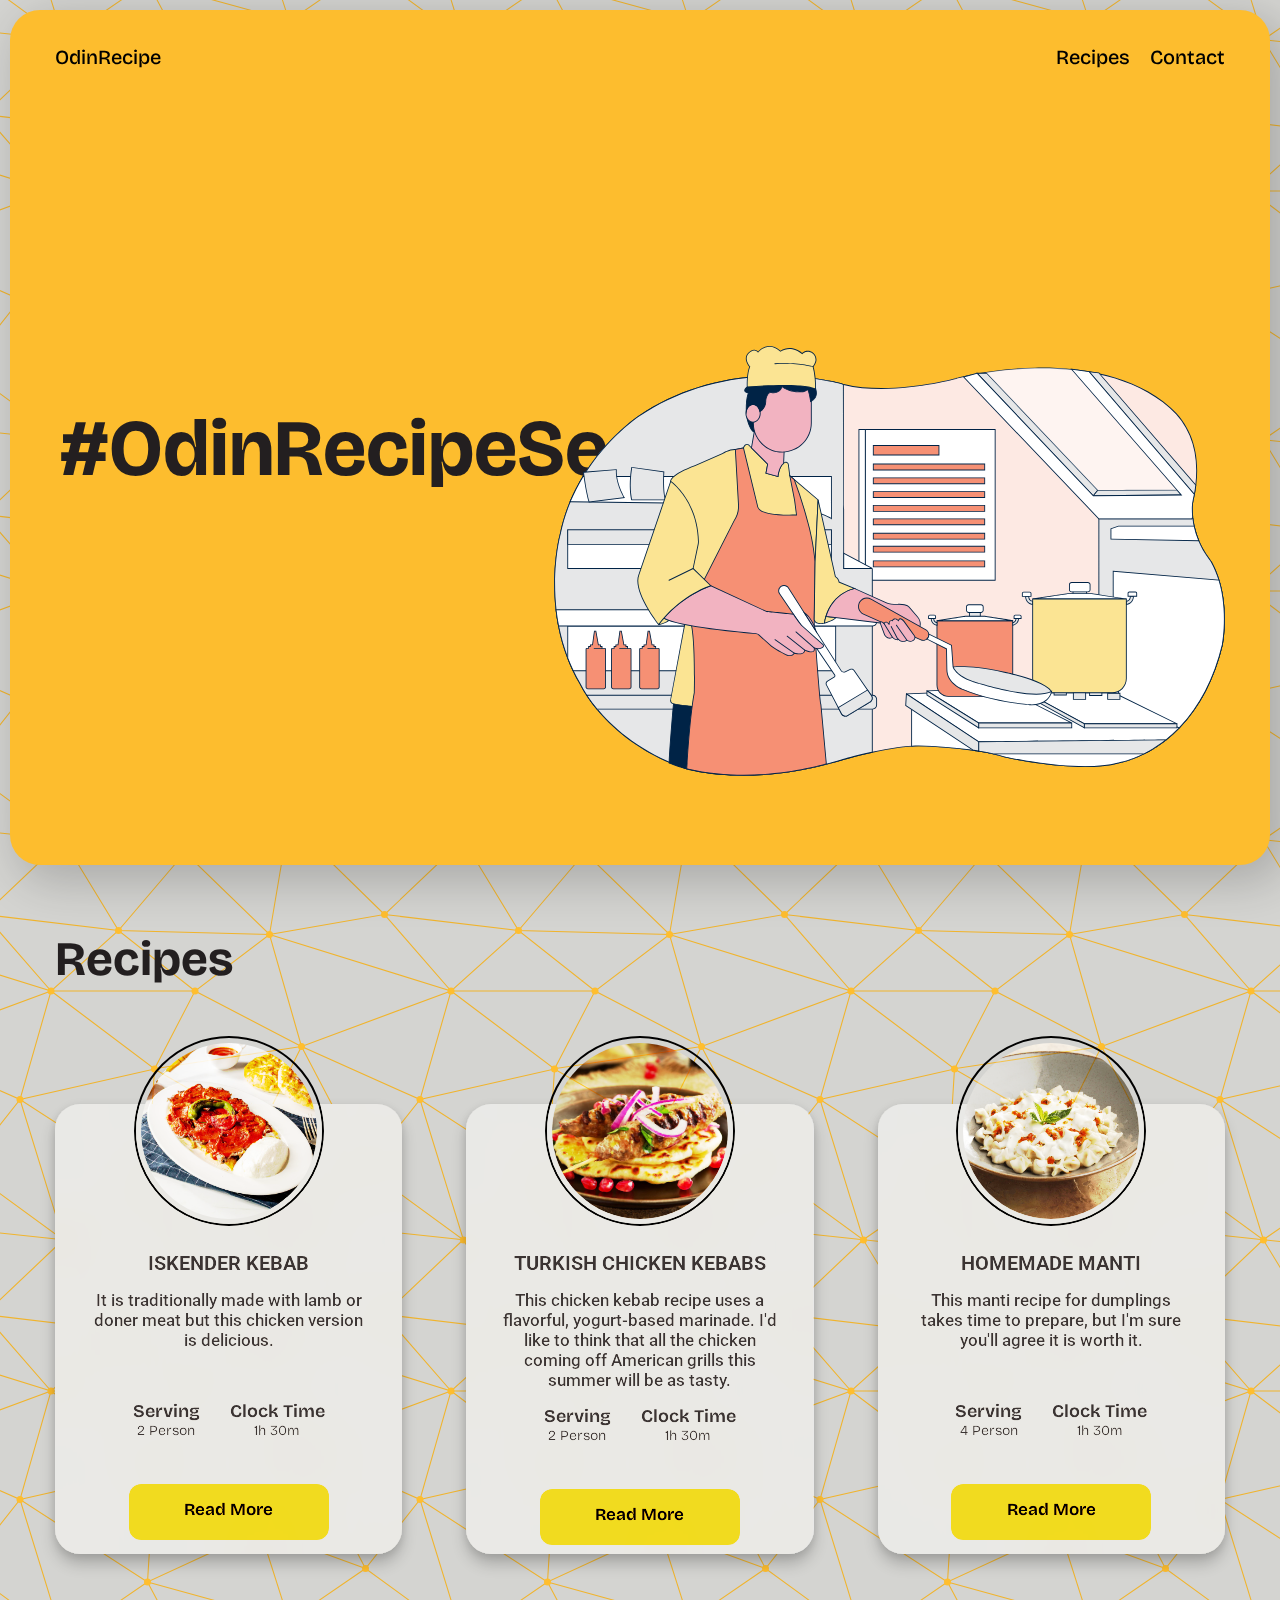
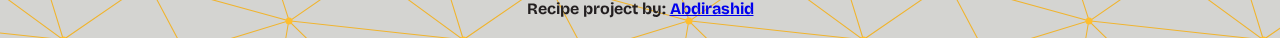
<file: index.html>
<!DOCTYPE html>
<html lang="en">

<head>
  <meta charset="UTF-8">
  <meta name="viewport" content="width=device-width, initial-scale=1.0">
  <title>Odin Recipes</title>
  <link rel="stylesheet" href="./styles.css">
</head>

<body>
  <section class="header">
    <nav>
      <ul class="nav-items">
        <li class="logo"><a href="./index.html">OdinRecipe</a></li>
        <li><a href="#recipes">Recipes</a></li>
        <li><a href="./index.html">Contact</a></li>
      </ul>
    </nav>

    <div class="cooker">
      <img src="./assets/images/Male-chef-cooking-in-kitchen.svg" alt="image" height="700px">
    </div>

    <div class="text">
      <h1>#Odin<span id="recipetext">Recipe</span><span id="secretstext">Secrets</span>
      </h1>
    </div>
  </section>

  <!-- Recipes -->
  <section class="recipes" id="recipes">
    <h2 class="title">Recipes</h2>
    <div class="container">
      <div class="item">
        <div class="food-img">
          <img src="./assets/images/Iskender-Kebab.jpg" alt="Iskender-Kebab">
        </div>
        <h3 class="food-name">Iskender Kebab</h3>
        <p class="food-description">It is traditionally made with lamb or doner meat but this chicken version is
          delicious.</p>

        <div class="details">
          <div class="serving">
            <h4>Serving</h4>
            <p>2 Person</p>
          </div>

          <div class="time">
            <h4>Clock Time</h4>
            <p>1h 30m</p>
          </div>
        </div>

        <!-- btn -->
        <button class="btn"><a href="./recipes/iskender-kebab.html">Read More</a></button>

      </div>
      <div class="item">
        <div class="food-img">
          <img src="./assets/images/Lula_kebab_2.jpg" alt="Iskender-Kebab">
        </div>
        <h3 class="food-name">Turkish Chicken Kebabs</h3>
        <p class="food-description">This chicken kebab recipe uses a flavorful, yogurt-based marinade. I'd like to think
          that all the chicken coming off American grills this summer will be as tasty.</p>
        <div class="details">
          <div class="serving">
            <h4>Serving</h4>
            <p>2 Person</p>
          </div>
          <div class="time">
            <h4>Clock Time</h4>
            <p>1h 30m</p>
          </div>
        </div>

        <!-- btn -->
        <button class="btn btn-2"><a href="./recipes/chicken-kebabs.html">Read More</a></button>

      </div>

      <div class="item">
        <div class="food-img">
          <img src="./assets/images/manti-1.jpg" alt="Iskender-Kebab">
        </div>
        <h3 class="food-name">Homemade Manti</h3>
        <p class="food-description">This manti recipe for dumplings takes time to prepare, but I'm sure you'll agree it
          is worth it.</p>

        <div class="details">
          <div class="serving">
            <h4>Serving</h4>
            <p>4 Person</p>
          </div>

          <div class="time">
            <h4>Clock Time</h4>
            <p>1h 30m</p>
          </div>

        </div>

        <!-- btn -->
        <button class="btn"> <a href="./recipes/manti.html">Read More</a></button>
      </div>
    </div>
  </section>

  <footer class="footer">
    <h4 class="footer-text">Recipe project by: <a
        href="https://www.linkedin.com/in/abdulrashid-mowlid-a1937915a/">Abdirashid</a></h4>
  </footer>




  <!-- Scrolling smoothly  -->
  <script>
    document.querySelectorAll('a[href^="#"]').forEach(anchor => {
      anchor.addEventListener('click', function (e) {
        e.preventDefault();

        document.querySelector(this.getAttribute('href')).scrollIntoView({
          behavior: 'smooth'
        });
      });
    });

  </script>
</body>

</html>
</file>
<file: styles.css>
@import url("https://fonts.googleapis.com/css2?family=Bricolage+Grotesque:opsz,wght@10..48,300;10..48,400;10..48,600;10..48,700&display=swap");
@import url("https://fonts.googleapis.com/css2?family=Roboto:wght@400;500;700&display=swap");
* {
  padding: 0;
  margin: 0;
  box-sizing: border-box;
  font-family: "Bricolage Grotesque", sans-serif;
}

body {
  background-image: url(./assets/images/endless-constellation.svg);
  color: #231f20;
}

.header {
  background-color: #fdbd2e;
  -webkit-box-shadow: 12px 12px 48px 4px rgba(0, 0, 0, 0.2);
  -moz-box-shadow: 12px 12px 48px 4px rgba(0, 0, 0, 0.2);
  box-shadow: 12px 12px 48px 4px rgba(0, 0, 0, 0.2);
  height: 95vh;
  border-radius: 30px;
  margin: 10px;
  position: relative;
}

nav {
  padding: 35px 45px;
  position: relative;
  z-index: 77777;
}

.nav-items {
  display: flex;
  justify-content: flex-end;
  gap: 20px;
  list-style-type: none;
  font-family: "Bricolage Grotesque", sans-serif;
  font-size: 20px;
  font-weight: 500;
}

li a {
  position: relative;
  text-decoration: none;
  color: #000;
  padding-bottom: 3px;
  scroll-behavior: smooth;
}

.nav-items > li:not(:first-child) a::before {
  content: "";
  width: 90%;
  height: 2px;
  position: absolute;
  left: 0;
  bottom: 0;
  background-color: #ffffff;
  transition: 0.5s transform ease;
  transform: scale3d(0, 1, 1);
  transform-origin: 0 50%;
}

.nav-items > li:not(:first-child) a:hover::before {
  transform: scale3d(1, 1, 1);
}

.nav-items > li:not(:first-child) a::before {
  background: #fdfdfd;
  transform-origin: 0 50%;
}

li.logo {
  margin-right: auto;
}
.cooker {
  position: absolute;
  bottom: 0;
  right: 0;
}
.cooker img {
  width: 100%;
  margin-top: 100px;
  height: 600px;
}
.text {
  display: flex;
  align-items: center;
  height: 70vh;
  width: 50px;
  margin: 30px 50px;
  color: #231f20;
}
.text h1 {
  font-size: 5em;
  font-weight: 700;
}
/* Section 2 */
.recipes {
  margin: 10px;
  padding: 35px 45px;
}
.food-img {
  display: inline-block;
  border: 2px solid #000;
  border-radius: 50%;
  height: 190px;
  width: 190px;
  position: relative;
  margin-top: -100px;
  padding: 5px;
}
.food-img img {
  width: 100%;
  height: 100%;
  object-fit: cover;
  border-radius: 50%;
}
h2.title {
  padding: 20px 0;
  margin-bottom: 6rem;
  font-size: 3em;
}
h3.food-name {
  font-family: "Roboto", sans-serif;
  text-transform: uppercase;
  font-size: 20px;
  margin-top: 10px;
}
.food-description {
  font-family: "Roboto", sans-serif;
  font-size: 17px;
  font-weight: 500;
}
.details p {
  font-size: 14px;
  font-weight: 400;
}
.details h4 {
  font-size: 18px;
  font-weight: 700;
}
.container {
  display: flex;
  justify-content: space-around;
  gap: 4em;
}

.item {
  height: 450px;
  text-align: center;
  border-radius: 25px;
  backdrop-filter: blur(31.2px);
  padding: 2rem;
  box-shadow: 0 2px 10px rgb(0 0 0 / 10%), 0 10px 15px rgb(0 0 0 / 20%);
  box-sizing: border-box;
  background-image: linear-gradient(
    45deg,
    rgba(255, 255, 255, 0.5),
    rgba(255, 255, 255, 0.5)
  );
  width: 100%;
  min-height: 70px;
  mix-blend-mode: hard-light;
}

.item > *:not(.food-img) {
  padding-top: 15px;
}

.details {
  display: flex;
  justify-content: center;
  gap: 30px;
}

/* CSS */
.btn {
  background-color: #d79913;
  border-radius: 12px;
  max-width: 200px;
  color: #000;
  cursor: pointer;
  font-weight: bold;
  font-size: 17px;
  cursor: pointer;
  padding: 20px 30px;
  text-align: center;
  transition: 200ms;
  margin-top: 45px;
  width: 100%;
  border: 0;
  user-select: none;
  -webkit-user-select: none;
  touch-action: manipulation;
}

.btn:not(:disabled):hover,
.btn:not(:disabled):focus {
  outline: 0;
  background: #926709;
  box-shadow: 0 0 0 2px rgba(0, 0, 0, 0.2), 0 3px 8px 0 rgba(0, 0, 0, 0.15);
}

.btn:disabled {
  filter: saturate(0.2) opacity(0.5);
  -webkit-filter: saturate(0.2) opacity(0.5);
  cursor: not-allowed;
}
.btn a {
  text-decoration: none;
  color: #000;
}
.container > .item:nth-child(1) .details {
  margin-top: 35px;
}
.container > .item:nth-child(3) .details {
  margin-top: 35px;
}
.btn-2 {
  margin-top: 45px;
}

.footer {
  text-align: center;
  margin-bottom: 20px;
}

/* Mobile Styles */
@media only screen and (min-width: 300px) and (max-width: 960px) {
  .header {
    margin: 0;
    border-radius: 0;
    border-bottom-left-radius: 30px;
    border-bottom-right-radius: 30px;
  }

  nav {
    padding: 20px;
  }

  .nav-items {
    font-size: 16px;
  }
  .text h1 {
    font-size: 2em;
  }
  .cooker img {
    height: 400px;
  }
  .text {
    margin: 50px 0px 0 0px;
    width: 100%;
    align-items: flex-start;
    justify-content: center;
    font-size: 15px;
  }
  #recipetext {
    padding: 10px;
  }
  .recipes {
    margin: 0;
    padding: 20px;
  }

  h2.title {
    font-size: 2em;
  }
  .container {
    flex-direction: column;
    align-items: center;
  }

  .food-img {
    height: 100px;
    width: 100px;
  }
  .item {
    width: 300px;
    height: 400px;
  }
  h3.food-name {
    font-size: 15px;
  }
  .food-description {
    font-size: 15px;
  }
  .details p {
    font-size: 12px;
    font-weight: 700;
  }
  .details h4 {
    font-size: 15px;
  }
}
</file>
